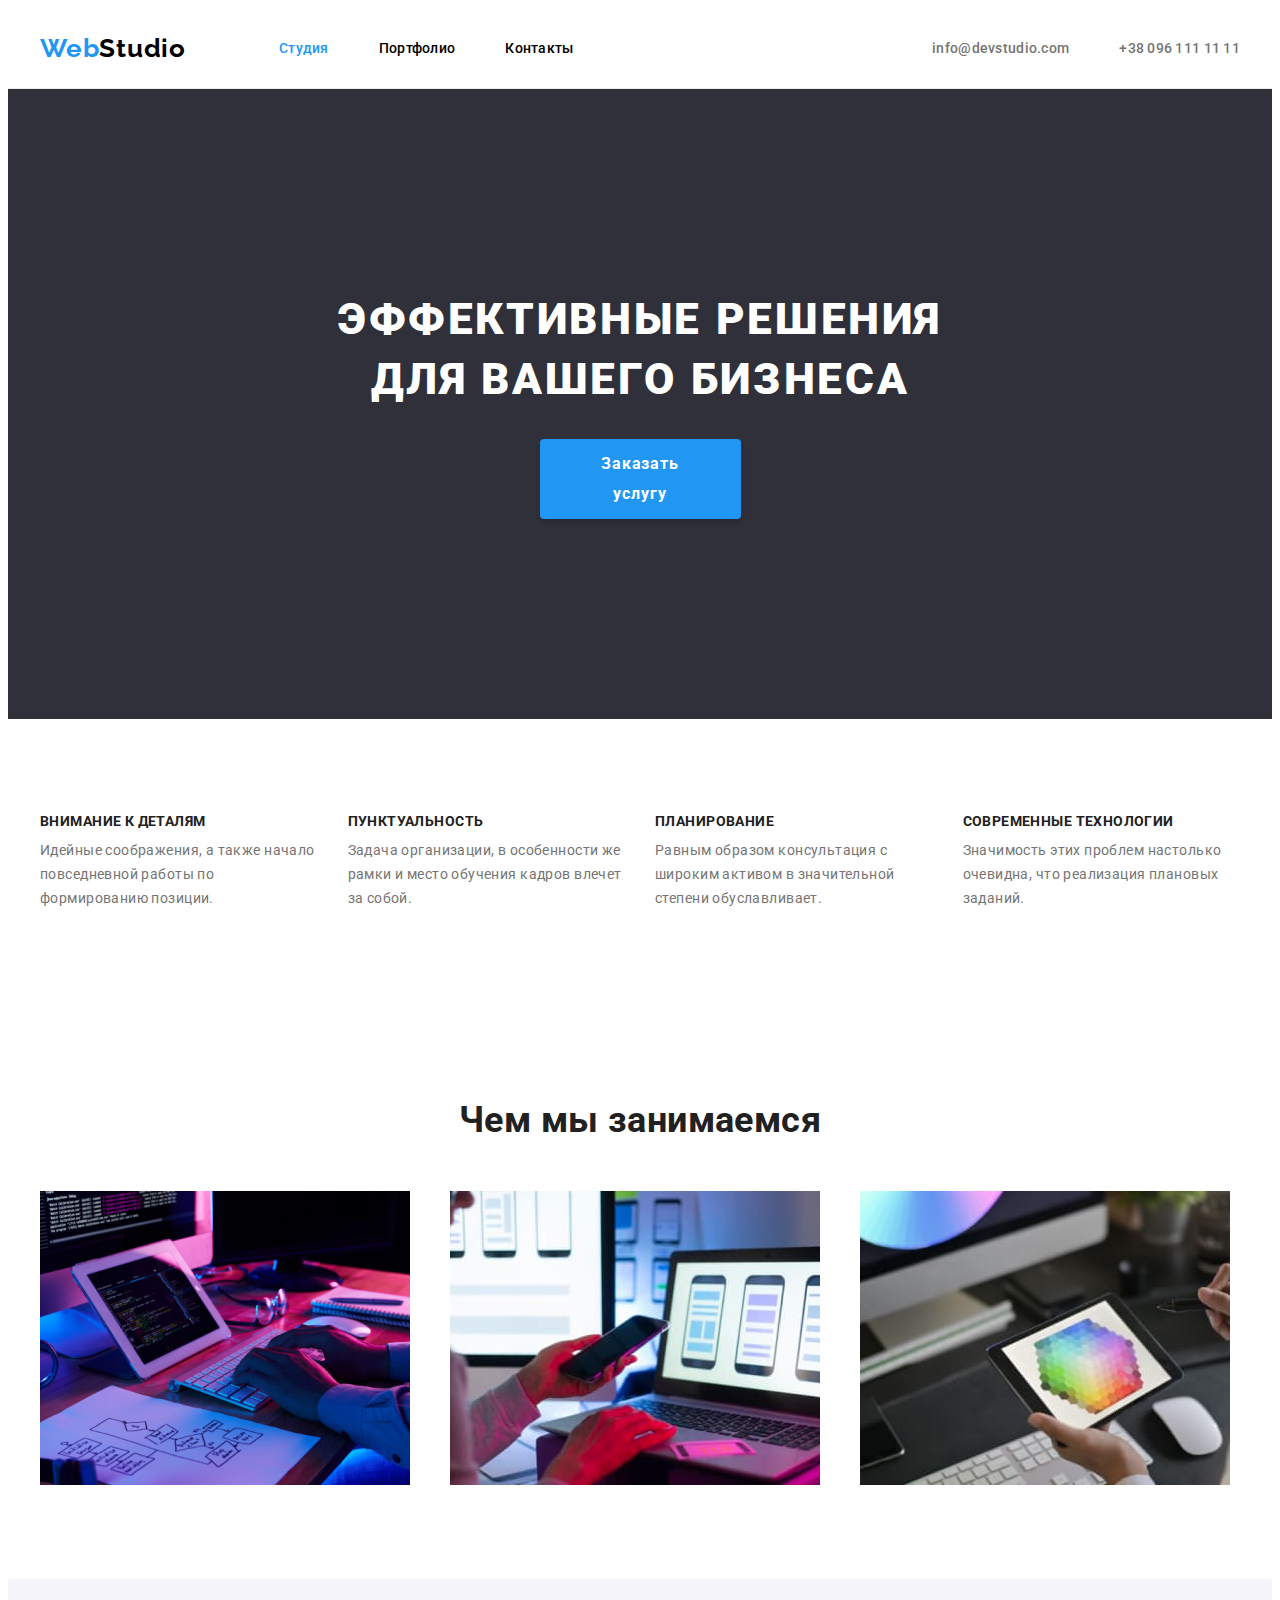
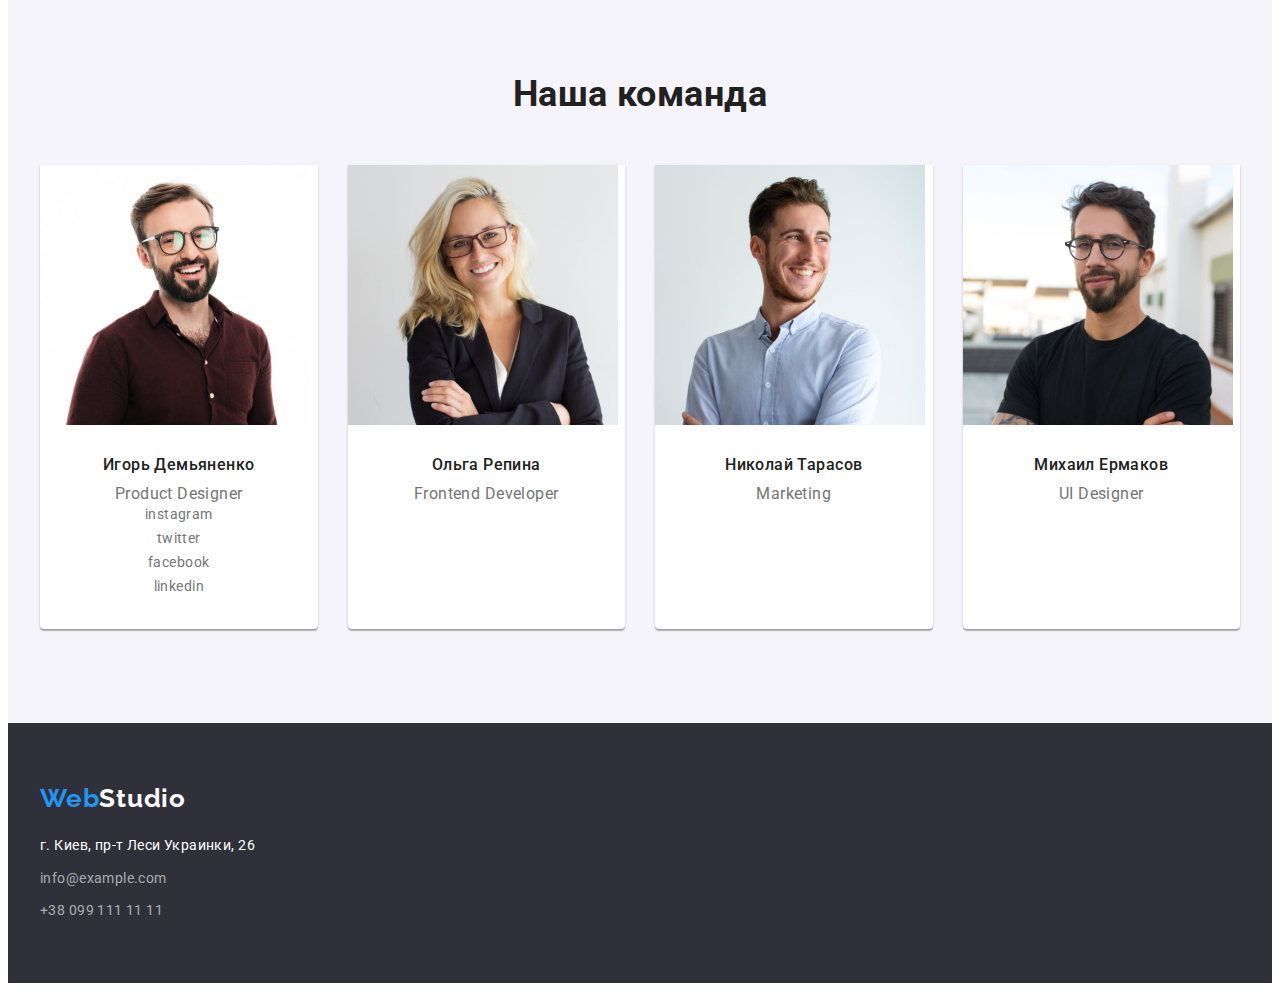
<file: index.html>
<!DOCTYPE html>
<html lang="ru">
  <head>
    <meta charset="UTF-8" />
    <meta http-equiv="X-UA-Compatible" content="IE=edge" />
    <meta name="viewport" content="width=device-width, initial-scale=1.0" />
    <title>Document</title>
    <link rel="preconnect" href="https://fonts.googleapis.com" />
    <link rel="preconnect" href="https://fonts.gstatic.com" crossorigin />
    <link
      href="https://fonts.googleapis.com/css2?family=Raleway:wght@700&family=Roboto:wght@400;500;700;900&display=swap"
      rel="stylesheet"
    />
    <link
      rel="stylesheet"
      href="https://cdnjs.cloudflare.com/ajax/libs/modern-normalize/1.1.0/modern-normalize.min.css"
      integrity="sha512-wpPYUAdjBVSE4KJnH1VR1HeZfpl1ub8YT/NKx4PuQ5NmX2tKuGu6U/JRp5y+Y8XG2tV+wKQpNHVUX03MfMFn9Q=="
      crossorigin="anonymous"
      referrerpolicy="no-referrer"
    />
    <link rel="stylesheet" href="./css/styles.css" />
  </head>
  <body>
    <header class="header">
      <div class="container header-container">
        <a class="logo logo-header" href="/" lang="en">Web<span class="logo-part">Studio</span></a>
        <nav class="nav">
          <ul class="list nav-list">
            <li class="header-nav">
              <a class="link nav-link-current" href="index.html">Студия</a>
            </li>
            <li class="header-nav"><a class="link nav-link" href="portfolio.html">Портфолио</a></li>
            <li class="header-nav"><a class="link nav-link" href="">Контакты</a></li>
          </ul>
        </nav>
        <ul class="list list-nav-contact">
          <li class="nav-contact">
            <a class="link nav-link-contact" href="mailto:info@devstudio.com">info@devstudio.com</a>
          </li>
          <li class="nav-contact">
            <a class="link nav-link-contact" href="tel:++380961111111">+38 096 111 11 11</a>
          </li>
        </ul>
      </div>
    </header>
    <main>
      <section class="hero">
        <div class="container">
          <h1 class="hero-title">Эффективные решения для вашего бизнеса</h1>
          <button type="button" class="button">Заказать услугу</button>
        </div>
      </section>
      <section class="about section">
        <div class="container about-container">
          <h2 class="visually-hidden">Принципы работы</h2>
          <ul class="list list-grid">
            <li class="grid-cards">
              <h3 class="about-title">Внимание к деталям</h3>
              <p class="about-text">
                Идейные соображения, а также начало повседневной работы по формированию позиции.
              </p>
            </li>
            <li class="grid-cards">
              <h3 class="about-title">Пунктуальность</h3>
              <p class="about-text">
                Задача организации, в особенности же рамки и место обучения кадров влечет за собой.
              </p>
            </li>
            <li class="grid-cards">
              <h3 class="about-title">Планирование</h3>
              <p class="about-text">
                Равным образом консультация с широким активом в значительной степени обуславливает.
              </p>
            </li>
            <li class="grid-cards">
              <h3 class="about-title">Современные технологии</h3>
              <p class="about-text">
                Значимость этих проблем настолько очевидна, что реализация плановых заданий.
              </p>
            </li>
          </ul>
        </div>
      </section>
      <section class="work section">
        <div class="container">
          <h2 class="title-section">Чем мы занимаемся</h2>
          <ul class="list list-grid">
            <li class="grid-cards work-list">
              <img src="./images/image1.jpg" alt="Создания кода" width="370" height="294" />
            </li>
            <li class="grid-cards work-list">
              <img src="./images/image2.jpg" alt="Мобильные приложения" width="370" height="294" />
            </li>
            <li class="grid-cards work-list">
              <img src="./images/image3.jpg" alt="Графические решения" width="370" height="294" />
            </li>
          </ul>
        </div>
      </section>
      <section class="team section">
        <div class="container">
          <h2 class="title-section">Наша команда</h2>
          <ul class="list list-grid">
            <li class="team-card grid-cards">
              <img src="./images/image4.jpg" alt="Игорь Демьяненко" width="270" height="260" />
              <div class="team-wrapper">
                <h3 class="team-name">Игорь Демьяненко</h3>
                <p class="team-proffesion" lang="en">Product Designer</p>
                <ul class="list">
                  <li><a class="link" href="" target="_blank" rel="noreferrer noopener">instagram</a></li>
                  <li><a class="link" href="" target="_blank" rel="noreferrer noopener">twitter</a></li>
                  <li><a class="link" href="" target="_blank" rel="noreferrer noopener">facebook</a></li>
                  <li><a class="link" href="" target="_blank" rel="noreferrer noopener">linkedin</a></li>
                </ul>
              </div>
            </li>
            <li class="team-card grid-cards">
              <img src="./images/image5.jpg" alt="Ольга Репина" width="270" height="260" />
              <div class="team-wrapper">
                <h3 class="team-name">Ольга Репина</h3>
                <p class="team-proffesion" lang="en">Frontend Developer</p>
              </div>
            </li>
            <li class="team-card grid-cards">
              <img src="./images/image6.jpg" alt="Николай Тарасов" width="270" height="260" />
              <div class="team-wrapper">
                <h3 class="team-name">Николай Тарасов</h3>
                <p class="team-proffesion" lang="en">Marketing</p>
              </div>
            </li>
            <li class="team-card grid-cards">
              <img src="./images/image7.jpg" alt="Михаил Ермаков" width="270" height="260" />
              <div class="team-wrapper">
                <h3 class="team-name">Михаил Ермаков</h3>
                <p class="team-proffesion" lang="en">UI Designer</p>
              </div>
            </li>
          </ul>
        </div>
      </section>
    </main>
    <footer class="footer">
      <div class="container footer-container">
        <a class="logo logo-footer" href="/" lang="en"
          >Web<span class="logo-partfooter">Studio</span></a
        >
        <address class="addres">
          <ul class="list list-footer">
            <li class="list-item-footer">
              <a
                class="link link-addres"
                href="https://goo.gl/maps/phjNTahfktrUzCqq9"
                target="_blank"
                rel="noreferrer noopener"
                >г. Киев, пр-т Леси Украинки, 26</a
              >
            </li>
            <li class="list-item-footer">
              <a class="link link-contact" href="mailto:info@example.com">info@example.com</a>
            </li>
            <li class="list-item-footer">
              <a class="link link-contact" href="tel:++380991111111">+38 099 111 11 11</a>
            </li>
          </ul>
        </address>
      </div>
    </footer>
  </body>
</html>
</file>
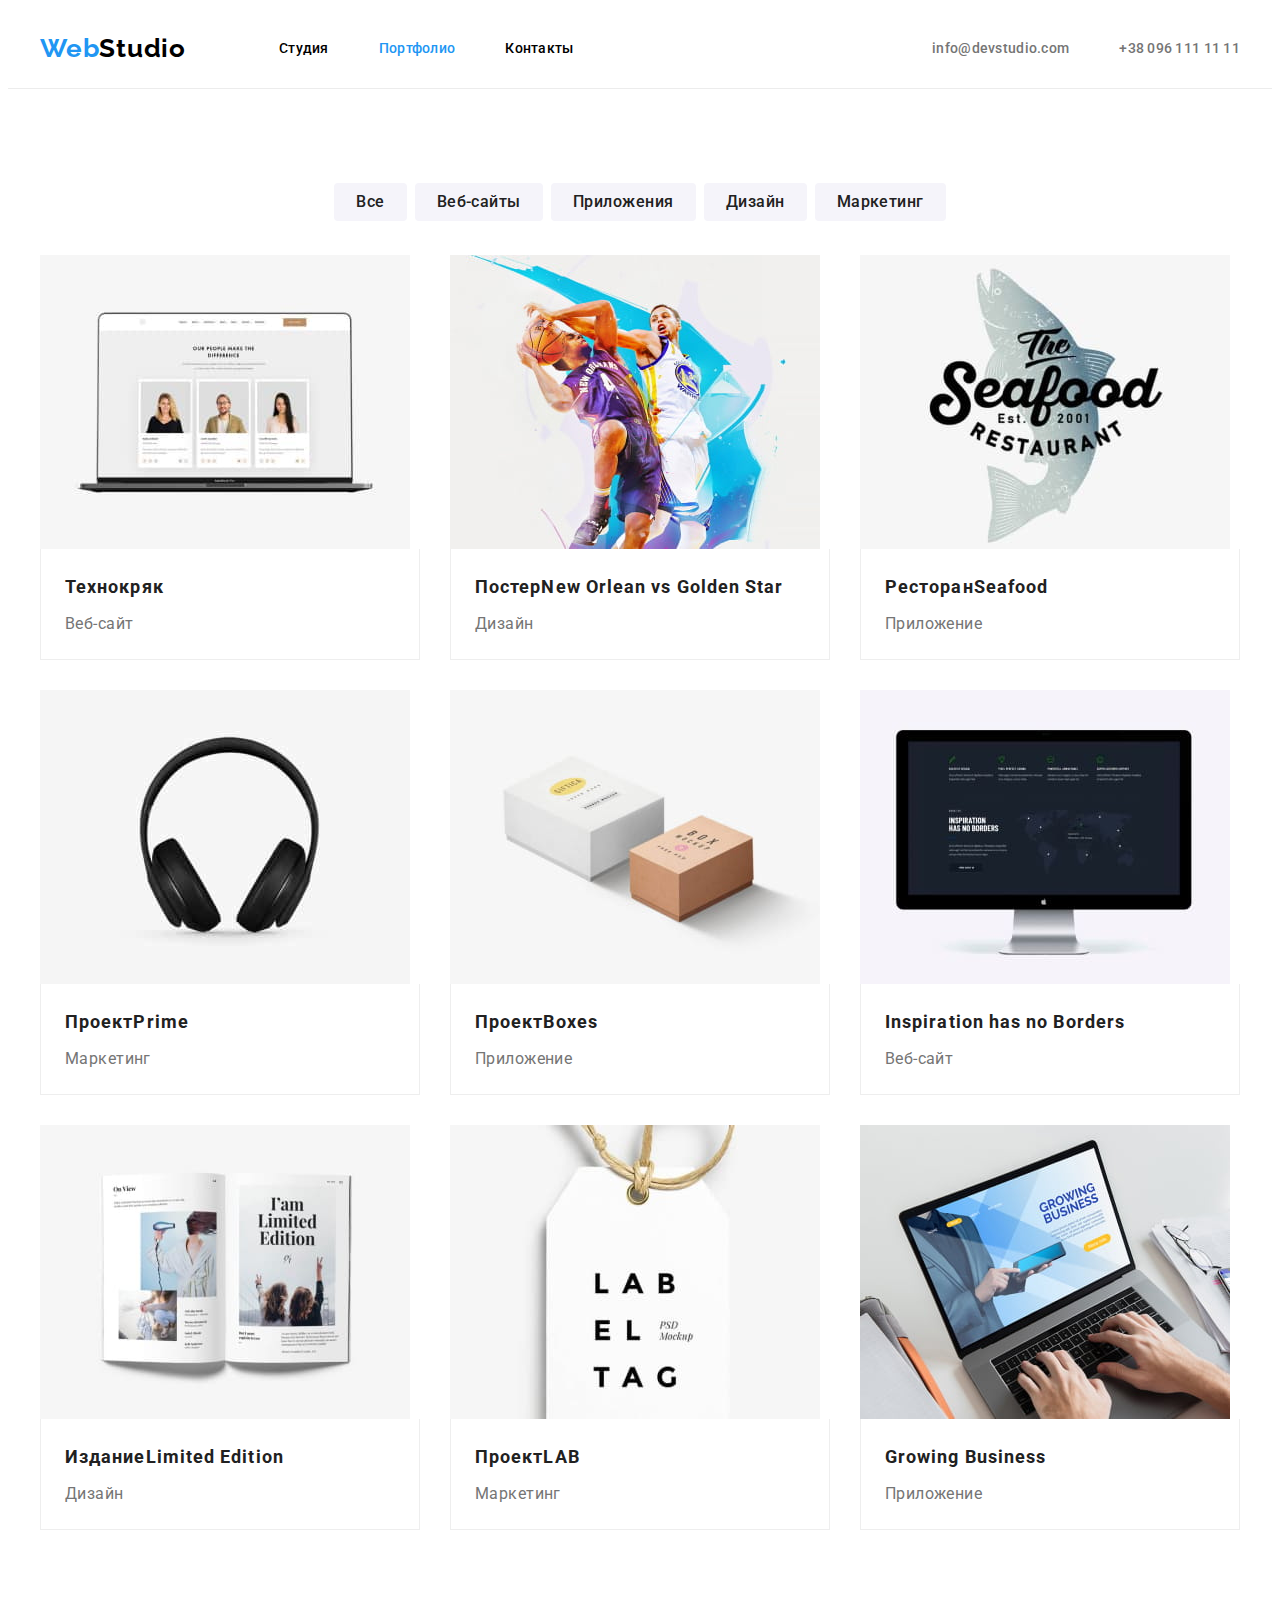
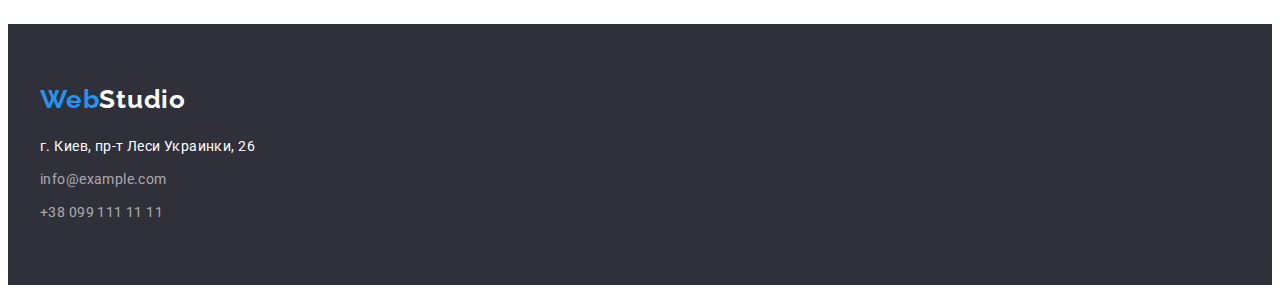
<file: portfolio.html>
<!DOCTYPE html>
<html lang="ru">
  <head>
    <meta charset="UTF-8" />
    <meta http-equiv="X-UA-Compatible" content="IE=edge" />
    <meta name="viewport" content="width=device-width, initial-scale=1.0" />
    <title>Document</title>
    <link rel="preconnect" href="https://fonts.googleapis.com" />
    <link rel="preconnect" href="https://fonts.gstatic.com" crossorigin />
    <link
      href="https://fonts.googleapis.com/css2?family=Raleway:wght@700&family=Roboto:wght@400;500;700;900&display=swap"
      rel="stylesheet"
    />
    <link rel="stylesheet" href="https://cdnjs.cloudflare.com/ajax/libs/modern-normalize/1.1.0/modern-normalize.min.css"
      integrity="sha512-wpPYUAdjBVSE4KJnH1VR1HeZfpl1ub8YT/NKx4PuQ5NmX2tKuGu6U/JRp5y+Y8XG2tV+wKQpNHVUX03MfMFn9Q=="
      crossorigin="anonymous" referrerpolicy="no-referrer" />
    <link rel="stylesheet" href="./css/styles.css" />
  </head>
  <body>
    <header class="header">
      <div class="container header-container">
        <a class="logo logo-header" href="/" lang="en">Web<span class="logo-part">Studio</span></a>
        <nav class="nav">
          <ul class="list nav-list">
            <li class="header-nav"><a class="link nav-link" href="index.html">Студия</a></li>
            <li class="header-nav"><a class="link nav-link-current" href="portfolio.html">Портфолио</a></li>
            <li class="header-nav"><a class="link nav-link" href="">Контакты</a></li>
          </ul>
        </nav>
        <ul class="list list-nav-contact">
          <li class="nav-contact">
            <a class="link nav-link-contact" href="mailto:info@devstudio.com">info@devstudio.com</a>
          </li>
          <li class="nav-contact"><a class="link nav-link-contact" href="tel:++380961111111">+38 096 111 11 11</a></li>
        </ul>
      </div>
    </header>
    <main>
      <section class="project section">
        <div class="container">
        <h1 hidden>Розделы</h1>
        <ul class="list filter-list">
          <li class="filter-item"><button type="button" class="filter-btn buttons">Все</button></li>
          <li class="filter-item"><button type="button" class="filter-btn buttons">Веб-сайты</button></li>
          <li class="filter-item"><button type="button" class="filter-btn buttons">Приложения</button></li>
          <li class="filter-item"><button type="button" class="filter-btn buttons">Дизайн</button></li>
          <li class="filter-item"><button type="button" class="filter-btn buttons">Маркетинг</button></li>
        </ul>
        <ul class="list list-grid">
          <li class="grid-cards project-card">
            <a class="link project-link" href="">
              <img src="./images/img8.jpg" alt="Технокряк" width="370" height="294" />
              <div class="card-text">
              <h2 class="project-title">Технокряк</h2>
              <p class="project-text">Веб-сайт</p>
              </div>
            </a>
          </li>
          <li class="grid-cards project-card">
            <a class="link project-link" href="">
              <img
                src="./images/img9.jpg"
                alt="Постер New Orlean vs Golden Star"
                width="370"
                height="294"
              />
              <div class="card-text">
              <h2 class="project-title">Постер<span lang="en">New Orlean vs Golden Star</span></h2>
              <p class="project-text">Дизайн</p>
              </div>
            </a>
          </li>
          <li class="grid-cards project-card">
            <a class="link project-link" href="">
              <img
                src="./images/img10.jpg"
                alt="Ресторан Seafood"
                width="370"
                height="294"
              />
              <div class="card-text">
              <h2 class="project-title">Ресторан<span lang="en">Seafood</span></h2>
              <p class="project-text">Приложение</p>
              </div>
            </a>
          </li>
          <li class="grid-cards project-card">
            <a class="link project-link" href="">
              <img
                src="./images/img11.jpg"
                alt="Проект Prime"
                width="370"
                height="294"
              />
              <div class="card-text">
              <h2 class="project-title">Проект<span lang="en">Prime</span></h2>
              <p class="project-text">Маркетинг</p>
              </div>
            </a>
          </li>
          <li class="grid-cards project-card">
            <a class="link project-link" href="">
              <img
                src="./images/img12.jpg"
                alt="Проект Boxes"
                width="370"
                height="294"
              />
              <div class="card-text">
              <h2 class="project-title">Проект<span lang="en">Boxes</span></h2>
              <p class="project-text">Приложение</p>
              </div>
            </a>
          </li>
          <li class="grid-cards project-card">
            <a class="link project-link" href="">
              <img
                src="./images/img13.jpg"
                alt="Inspiration has no Borders"
                width="370"
                height="294"
              />
              <div class="card-text">
              <h2 class="project-title" lang="en">Inspiration has no Borders</h2>
              <p class="project-text">Веб-сайт</p>
              </div>
            </a>
          </li>
          <li class="grid-cards project-card">
            <a class="link project-link" href="">
              <img
                src="./images/img14.jpg"
                alt="Издание Limited Edition"
                width="370"
                height="294"
              />
              <div class="card-text">
              <h2 class="project-title">Издание<span lang="en">Limited Edition</span></h2>
              <p class="project-text">Дизайн</p>
              </div>
            </a>
          </li>
          <li class="grid-cards project-card">
            <a class="link project-link" href="">
              <img
                src="./images/img15.jpg"
                alt="Проект LAB"
                width="370"
                height="294"
              />
              <div class="card-text">
              <h2 class="project-title">Проект<span lang="en">LAB</span></h2>
              <p class="project-text">Маркетинг</p>
              </div>
            </a>
          </li>
          <li class="grid-cards project-card">
            <a class="link project-link" href="">
              <img
                src="./images/img16.jpg"
                alt="Growing Business"
                width="370"
                height="294"
              />
              <div class="card-text">
              <h2 class="project-title" lang="en">Growing Business</h2>
              <p class="project-text">Приложение</p>
              </div>
            </a>
          </li>
        </ul>
        </div>
      </section>
    </main>
    <footer class="footer">
      <div class="container footer-container">
      <a class="logo logo-footer" href="/" lang="en">Web<span class="logo-partfooter">Studio</span></a>
      <address class="addres">
        <ul class="list list-footer">
          <li class="list-item-footer">
            <a class="link link-addres" href="https://goo.gl/maps/phjNTahfktrUzCqq9" target="_blank"
              rel="noreferrer noopener">г. Киев, пр-т Леси Украинки, 26</a>
          </li>
          <li class="list-item-footer"><a class="link link-contact" href="mailto:info@example.com">info@example.com</a></li>
          <li class="list-item-footer"><a class="link link-contact" href="tel:++380991111111">+38 099 111 11 11</a></li>
        </ul>
      </address>
      </div>
    </footer>
  </body>
</html>
</file>
<file: css/styles.css>
:root {
  --main-text-cl: #757575;
  --title-text-cl: #212121;
  --accent-text-cl: #2196f3;
  --nav-text-cl: #000000;
  --second-bg-cl: #2f303a;
  --second-text-cl: #ffffff;
  --third-bg-cl: #f5f4fa;
  --btn-accent-cl: #188ce8;
  --link-contact-cl: rgba(255, 255, 255, 0.6);
  --border-header: #ececec;
  --indent-grid: 30px;
  --item: 4;
  --card-text: #eeeeee;
}

body {
  font-family: 'Roboto', sans-serif;
  font-size: 14px;
  color: var(--main-text-cl);
  letter-spacing: 0.03em;
  line-height: 1.71;
}

h1,
h2,
h3,
h4,
h5,
h6,
p {
  margin: 0;
}

img {
  display: block;
  max-width: 100%;
  height: auto;
}

.list {
  list-style: none;
  padding: 0;
  margin: 0;
}

.link {
  text-decoration: none;
  color: currentColor;
}

.container {
  width: 1200px;
  padding-left: 15px;
  padding-right: 15px;
  margin-right: auto;
  margin-left: auto;
}

.section {
  padding-top: 94px;
  padding-bottom: 94px;
}

.list-grid {
  display: flex;
  flex-wrap: wrap;
  gap: var(--indent-grid);
}

.grid-cards {
  flex-basis: calc((100% - var(--indent-grid) * (var(--item) - 1)) / var(--item));
}


/* Навигация */

.header {
  font-weight: 500;
  line-height: calc(16 / 14);
  letter-spacing: 0.02em;
  border-bottom: 1px solid var(--border-header);
}

.header-container {
  display: flex;
  align-items: center;
}

.logo {
  text-decoration: none;
  font-family: 'Raleway';
  font-weight: 700;
  font-size: 26px;
  line-height: calc(31 / 26);
  letter-spacing: 0.03em;
  color: var(--accent-text-cl);
}

.logo-header {
  margin-right: 93px;
}

.logo-part {
  color: var(--nav-text-cl);
}

.nav {
  color: var(--nav-text-cl);
  margin-right: auto;
}

.nav-list {
  display: flex;
  align-items: center;
  gap: 50px;
}

.nav-link-current {
  color: var(--accent-text-cl);
  text-decoration: none;
}

.nav-contact:focus,
.nav-contact:hover,
.nav-link:focus,
.nav-link:hover {
  color: var(--accent-text-cl);
}

.list-nav-contact {
  display: flex;
  align-items: center;
  gap: 50px;
}

.nav-link,
.nav-link-contact,
.nav-link-current {
  display: flex;
  padding-top: 32px;
  padding-bottom: 32px;
}

/* Шапка */

.hero {
  background-color: var(--second-bg-cl);
  padding-top: 200px;
  padding-bottom: 200px;
  text-align: center;
}

.hero-title {
  font-weight: 900;
  font-size: 44px;
  line-height: calc(60 / 44);
  letter-spacing: 0.06em;
  color: var(--second-text-cl);
  text-transform: uppercase;
  width: 696px;
  margin-left: auto;
  margin-right: auto;
  margin-bottom: 30px;
}

.button {
  font-family: 'Roboto';
  background-color: var(--accent-text-cl);
  color: var(--second-text-cl);
  font-size: 16px;
  box-shadow: 0px 4px 4px rgba(0, 0, 0, 0.15);
  border-radius: 4px;
  font-weight: 700;
  line-height: calc(30 / 16);
  letter-spacing: 0.06em;
  cursor: pointer;
  margin-right: auto;
  margin-left: auto;
  padding: 10px 32px;
  border: none;
  max-width: 201px;
}

.button:focus,
.button:hover {
  background-color: var(--btn-accent-cl);
}

/* Принципы работы */

.visually-hidden {
  position: absolute;
  width: 1px;
  height: 1px;
  margin: -1px;
  border: 0;
  padding: 0;

  white-space: nowrap;
  clip-path: inset(100%);
  clip: rect(0 0 0 0);
  overflow: hidden;
}

.about-title {
  font-weight: 700;
  font-size: 14px;
  line-height: calc(16 / 14);
  text-transform: uppercase;
  color: var(--title-text-cl);
  margin-bottom: 10px;
}

/* Чем занимаемся */

.title-section {
  text-align: center;
  margin-bottom: 50px;
  font-weight: 700;
  font-size: 36px;
  line-height: calc(42 / 36);
  color: var(--title-text-cl);
}
.work-list {
--item: 3;
}

/* Наша команда */

.team {
  background-color: var(--third-bg-cl);
}

.team-card {
  background-color: var(--second-text-cl);
  box-shadow: 0px 1px 3px rgba(0, 0, 0, 0.12), 0px 1px 1px rgba(0, 0, 0, 0.14),
    0px 2px 1px rgba(0, 0, 0, 0.2);
  border-radius: 0px 0px 4px 4px;
}

.team-wrapper {
  padding-top: 30px;
  padding-right: 5px;
  padding-bottom: 30px;
  padding-left: 5px;
  text-align: center;
}

.team-name {
  font-weight: 500;
  font-size: 16px;
  line-height: calc(19 / 16);
  color: var(--title-text-cl);
  margin-bottom: 10px;
}

.team-proffesion {
  font-size: 16px;
  line-height: calc(19 / 16);
}

/* Футер */
.addres {
  font-style: normal;
}

.footer {
  background-color: var(--second-bg-cl);
  padding-top: 60px;
  padding-bottom: 60px;
}

.logo-partfooter {
  color: var(--second-text-cl);
}

.logo-footer {
  display: inline-block;
  margin-bottom: 20px;
}

.list-item-footer:not(:last-child) {
  margin-bottom: 9px;
}

.link-contact {
  color: var(--link-contact-cl);
}

.link-contact:focus,
.link-contact:hover {
  color: var(--accent-text-cl);
}

.link-addres {
  color: var(--second-text-cl);
}

/* портфоліо */

.filter-list {
  display: flex;
  gap: 8px;
  justify-content: center;
  margin-bottom: 34px;
}

.buttons {
  font-family: inherit;
  background-color: var(--third-bg-cl);
  border-radius: 4px;
  font-weight: 500;
  font-size: 16px;
  line-height: calc(26 / 16);
  letter-spacing: 0.03em;
  text-align: center;
  color: var(--title-text-cl);
  cursor: pointer;
  border: none;
  padding: 6px 22px;
}

.buttons:hover,
.buttons:focus {
  color: var(--second-text-cl);
  background-color: var(--accent-text-cl);
}

.project-card {
  --item: 3;
}

.project-link {
  text-decoration: none;
}

.card-text {
  border: 1px solid var(--card-text);
  border-top: none;
  padding-top: 20px;
  padding-right: 24px;
  padding-bottom: 20px;
  padding-left: 24px;
}

.project-title {
  font-weight: 700;
  font-size: 18px;
  line-height: calc(36 / 18);
  letter-spacing: 0.06em;
  color: var(--title-text-cl);
  margin-bottom: 4px;
}

.project-text {
  font-size: 16px;
  line-height: calc(30 / 16);
}
</file>
